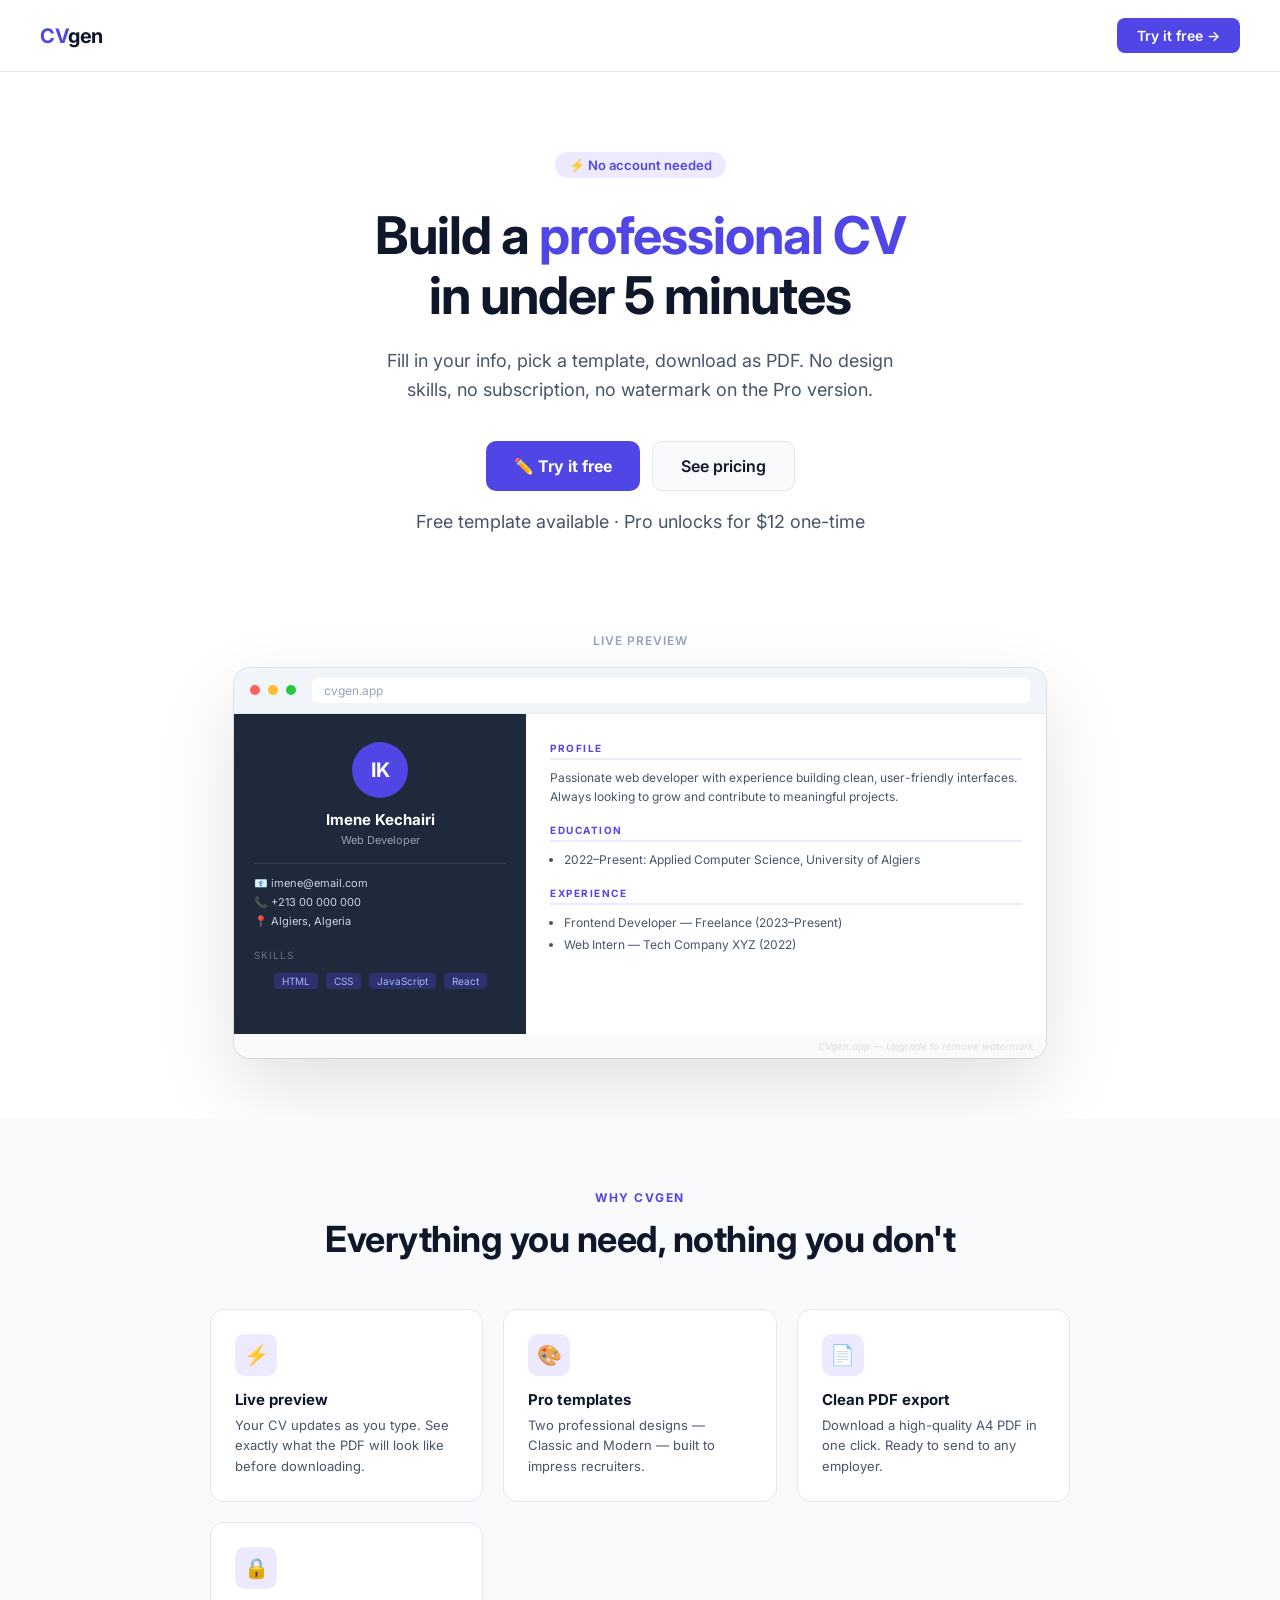
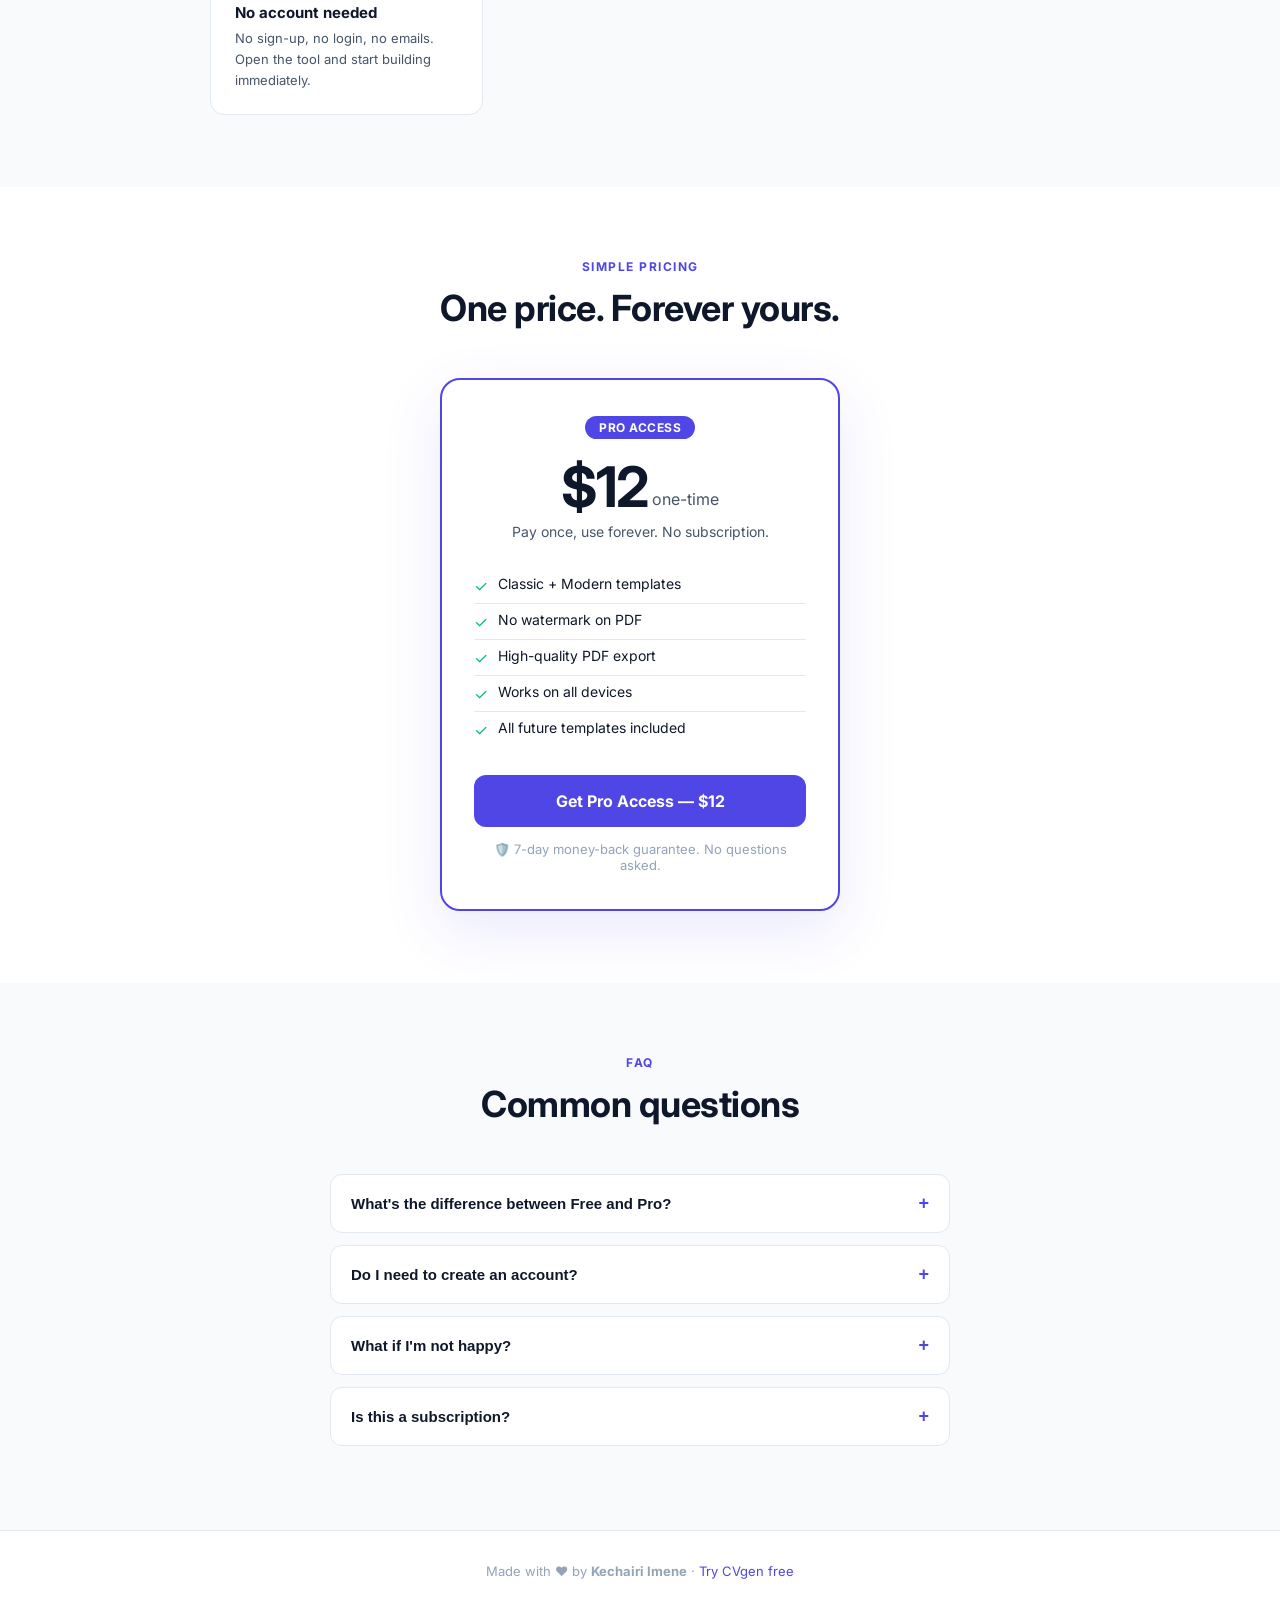
<file: landing.html>
<!DOCTYPE html>
<html lang="en">
<head>
  <meta charset="UTF-8">
  <meta name="viewport" content="width=device-width, initial-scale=1.0">
  <title>CVgen — Build a professional CV in minutes</title>
  <link rel="preconnect" href="https://fonts.googleapis.com">
  <link href="https://fonts.googleapis.com/css2?family=Inter:wght@400;500;600;700&display=swap" rel="stylesheet">
  <style>
    *, *::before, *::after { box-sizing: border-box; margin: 0; padding: 0; }

    :root {
      --indigo:   #4f46e5;
      --indigo-d: #3730a3;
      --indigo-l: #ede9fe;
      --dark:     #0f172a;
      --mid:      #475569;
      --light:    #f8fafc;
      --border:   #e2e8f0;
      --white:    #ffffff;
      --gold:     #f59e0b;
    }

    body { font-family: 'Inter', sans-serif; background: var(--white); color: var(--dark); }

    /* ── NAV ── */
    nav { display: flex; align-items: center; justify-content: space-between; padding: 18px 40px; border-bottom: 1px solid var(--border); position: sticky; top: 0; background: rgba(255,255,255,0.95); backdrop-filter: blur(8px); z-index: 100; }
    .logo { font-size: 20px; font-weight: 700; color: var(--indigo); letter-spacing: -0.5px; }
    .logo span { color: var(--dark); }
    .nav-cta { background: var(--indigo); color: white; padding: 9px 20px; border-radius: 8px; font-size: 14px; font-weight: 600; text-decoration: none; transition: background 0.2s; }
    .nav-cta:hover { background: var(--indigo-d); }

    /* ── HERO ── */
    .hero { text-align: center; padding: 80px 24px 60px; max-width: 720px; margin: 0 auto; }
    .hero-badge { display: inline-flex; align-items: center; gap: 6px; background: var(--indigo-l); color: var(--indigo); font-size: 13px; font-weight: 600; padding: 5px 14px; border-radius: 20px; margin-bottom: 28px; }
    .hero h1 { font-size: clamp(32px, 5vw, 52px); font-weight: 700; line-height: 1.15; letter-spacing: -1px; color: var(--dark); margin-bottom: 20px; }
    .hero h1 em { color: var(--indigo); font-style: normal; }
    .hero p { font-size: 18px; color: var(--mid); line-height: 1.65; margin-bottom: 36px; max-width: 520px; margin-left: auto; margin-right: auto; }
    .hero-btns { display: flex; gap: 12px; justify-content: center; flex-wrap: wrap; }
    .btn-primary { background: var(--indigo); color: white; padding: 14px 28px; border-radius: 10px; font-size: 16px; font-weight: 700; text-decoration: none; transition: background 0.2s, transform 0.15s; display: inline-flex; align-items: center; gap: 8px; }
    .btn-primary:hover { background: var(--indigo-d); transform: translateY(-1px); }
    .btn-secondary { background: var(--light); color: var(--dark); padding: 14px 28px; border-radius: 10px; font-size: 16px; font-weight: 600; text-decoration: none; border: 1px solid var(--border); transition: background 0.2s; }
    .btn-secondary:hover { background: var(--border); }
    .hero-note { margin-top: 16px; font-size: 13px; color: #94a3b8; }

    /* ── CV PREVIEW DEMO ── */
    .demo-wrap { padding: 0 24px 60px; max-width: 860px; margin: 0 auto; }
    .demo-label { text-align: center; font-size: 12px; font-weight: 600; text-transform: uppercase; letter-spacing: 1px; color: #94a3b8; margin-bottom: 20px; }
    .demo-frame { border-radius: 16px; overflow: hidden; box-shadow: 0 30px 80px rgba(0,0,0,0.12), 0 0 0 1px var(--border); }
    .demo-bar { background: #f1f5f9; padding: 10px 16px; display: flex; align-items: center; gap: 8px; border-bottom: 1px solid var(--border); }
    .demo-dot { width: 10px; height: 10px; border-radius: 50%; }
    .demo-url { flex: 1; background: white; border-radius: 6px; padding: 5px 12px; font-size: 12px; color: #94a3b8; margin-left: 8px; }

    /* Mini CV inside demo */
    .mini-cv { display: flex; min-height: 320px; background: white; }
    .mini-sidebar { width: 36%; background: #1e293b; color: white; padding: 28px 20px; display: flex; flex-direction: column; align-items: center; }
    .mini-avatar { width: 56px; height: 56px; border-radius: 50%; background: var(--indigo); display: flex; align-items: center; justify-content: center; font-size: 20px; font-weight: 700; margin-bottom: 12px; }
    .mini-name { font-size: 15px; font-weight: 700; margin-bottom: 4px; text-align: center; }
    .mini-role { font-size: 11px; color: #94a3b8; margin-bottom: 16px; }
    .mini-info { width: 100%; font-size: 11px; color: #cbd5e1; margin-bottom: 16px; border-top: 1px solid rgba(255,255,255,0.1); padding-top: 12px; }
    .mini-info p { margin-bottom: 5px; }
    .mini-skills-title { font-size: 10px; text-transform: uppercase; letter-spacing: 1px; color: #64748b; margin-bottom: 8px; align-self: flex-start; }
    .mini-skill { display: inline-block; background: rgba(79,70,229,0.3); color: #a5b4fc; font-size: 10px; padding: 2px 8px; border-radius: 4px; margin: 2px; }
    .mini-main { flex: 1; padding: 28px 24px; }
    .mini-section { margin-bottom: 18px; }
    .mini-section-title { font-size: 10px; text-transform: uppercase; letter-spacing: 1.5px; color: var(--indigo); margin-bottom: 8px; padding-bottom: 4px; border-bottom: 2px solid var(--indigo-l); font-weight: 700; }
    .mini-section p, .mini-section li { font-size: 12px; color: #475569; line-height: 1.6; }
    .mini-section ul { padding-left: 14px; }
    .mini-section li { margin-bottom: 3px; }
    .mini-wm { text-align: right; font-size: 10px; color: #ddd; padding: 6px 12px; background: #f8fafc; font-style: italic; }

    /* ── FEATURES ── */
    .features { background: var(--light); padding: 72px 24px; }
    .section-label { text-align: center; font-size: 12px; font-weight: 700; text-transform: uppercase; letter-spacing: 1.5px; color: var(--indigo); margin-bottom: 12px; }
    .section-title { text-align: center; font-size: clamp(24px, 4vw, 36px); font-weight: 700; color: var(--dark); margin-bottom: 48px; letter-spacing: -0.5px; }
    .features-grid { display: grid; grid-template-columns: repeat(auto-fit, minmax(220px, 1fr)); gap: 20px; max-width: 860px; margin: 0 auto; }
    .feat-card { background: white; border: 1px solid var(--border); border-radius: 14px; padding: 24px; transition: box-shadow 0.2s; }
    .feat-card:hover { box-shadow: 0 8px 30px rgba(0,0,0,0.08); }
    .feat-icon { width: 42px; height: 42px; background: var(--indigo-l); border-radius: 10px; display: flex; align-items: center; justify-content: center; font-size: 20px; margin-bottom: 14px; }
    .feat-card h3 { font-size: 15px; font-weight: 700; margin-bottom: 6px; color: var(--dark); }
    .feat-card p { font-size: 13px; color: var(--mid); line-height: 1.6; }

    /* ── PRICING ── */
    .pricing { padding: 72px 24px; text-align: center; }
    .pricing-card { max-width: 400px; margin: 0 auto; background: white; border: 2px solid var(--indigo); border-radius: 20px; padding: 36px 32px; box-shadow: 0 20px 60px rgba(79,70,229,0.12); }
    .pricing-tag { display: inline-block; background: var(--indigo); color: white; font-size: 12px; font-weight: 700; padding: 4px 14px; border-radius: 20px; margin-bottom: 20px; letter-spacing: 0.5px; }
    .price-row { display: flex; align-items: flex-end; justify-content: center; gap: 4px; margin-bottom: 8px; }
    .price-amount { font-size: 56px; font-weight: 700; color: var(--dark); letter-spacing: -2px; line-height: 1; }
    .price-period { font-size: 16px; color: var(--mid); margin-bottom: 6px; }
    .price-sub { font-size: 14px; color: var(--mid); margin-bottom: 28px; }
    .price-list { list-style: none; text-align: left; margin-bottom: 28px; }
    .price-list li { display: flex; align-items: flex-start; gap: 10px; font-size: 14px; color: var(--dark); padding: 7px 0; border-bottom: 1px solid var(--border); }
    .price-list li:last-child { border: none; }
    .check { color: #10b981; font-size: 16px; flex-shrink: 0; margin-top: 1px; }
    .buy-btn { display: block; width: 100%; padding: 16px; background: var(--indigo); color: white; border: none; border-radius: 12px; font-size: 16px; font-weight: 700; cursor: pointer; transition: background 0.2s, transform 0.15s; text-decoration: none; text-align: center; }
    .buy-btn:hover { background: var(--indigo-d); transform: translateY(-1px); }
    .guarantee { margin-top: 14px; font-size: 13px; color: #94a3b8; display: flex; align-items: center; justify-content: center; gap: 6px; }

    /* ── FAQ ── */
    .faq { background: var(--light); padding: 72px 24px; }
    .faq-list { max-width: 620px; margin: 0 auto; }
    .faq-item { background: white; border: 1px solid var(--border); border-radius: 12px; margin-bottom: 12px; overflow: hidden; }
    .faq-q { width: 100%; text-align: left; background: none; border: none; padding: 18px 20px; font-size: 15px; font-weight: 600; color: var(--dark); cursor: pointer; display: flex; justify-content: space-between; align-items: center; }
    .faq-a { padding: 0 20px 16px; font-size: 14px; color: var(--mid); line-height: 1.65; display: none; }
    .faq-item.open .faq-a { display: block; }
    .faq-arrow { font-size: 18px; color: var(--indigo); transition: transform 0.2s; }
    .faq-item.open .faq-arrow { transform: rotate(45deg); }

    /* ── FOOTER ── */
    footer { padding: 32px 24px; text-align: center; border-top: 1px solid var(--border); font-size: 13px; color: #94a3b8; }
    footer a { color: var(--indigo); text-decoration: none; }

    @media (max-width: 600px) {
      nav { padding: 14px 20px; }
      .hero { padding: 52px 20px 40px; }
      .mini-cv { flex-direction: column; }
      .mini-sidebar { width: 100%; flex-direction: row; flex-wrap: wrap; gap: 8px; align-items: flex-start; }
    }
  </style>
</head>
<body>

<!-- NAV -->
<nav>
  <span class="logo">CV<span>gen</span></span>
  <a href="index.html" class="nav-cta">Try it free →</a>
</nav>

<!-- HERO -->
<section class="hero">
  <div class="hero-badge">⚡ No account needed</div>
  <h1>Build a <em>professional CV</em><br>in under 5 minutes</h1>
  <p>Fill in your info, pick a template, download as PDF. No design skills, no subscription, no watermark on the Pro version.</p>
  <div class="hero-btns">
    <a href="index.html" class="btn-primary">✏️ Try it free</a>
    <a href="#pricing" class="btn-secondary">See pricing</a>
  </div>
  <p class="hero-note">Free template available · Pro unlocks for $12 one-time</p>
</section>

<!-- DEMO -->
<div class="demo-wrap">
  <p class="demo-label">Live preview</p>
  <div class="demo-frame">
    <div class="demo-bar">
      <div class="demo-dot" style="background:#ff5f57"></div>
      <div class="demo-dot" style="background:#febc2e"></div>
      <div class="demo-dot" style="background:#28c840"></div>
      <div class="demo-url">cvgen.app</div>
    </div>
    <div class="mini-cv">
      <div class="mini-sidebar">
        <div class="mini-avatar">IK</div>
        <div class="mini-name">Imene Kechairi</div>
        <div class="mini-role">Web Developer</div>
        <div class="mini-info">
          <p>📧 imene@email.com</p>
          <p>📞 +213 00 000 000</p>
          <p>📍 Algiers, Algeria</p>
        </div>
        <div class="mini-skills-title">Skills</div>
        <div>
          <span class="mini-skill">HTML</span>
          <span class="mini-skill">CSS</span>
          <span class="mini-skill">JavaScript</span>
          <span class="mini-skill">React</span>
        </div>
      </div>
      <div class="mini-main">
        <div class="mini-section">
          <div class="mini-section-title">Profile</div>
          <p>Passionate web developer with experience building clean, user-friendly interfaces. Always looking to grow and contribute to meaningful projects.</p>
        </div>
        <div class="mini-section">
          <div class="mini-section-title">Education</div>
          <ul>
            <li>2022–Present: Applied Computer Science, University of Algiers</li>
          </ul>
        </div>
        <div class="mini-section">
          <div class="mini-section-title">Experience</div>
          <ul>
            <li>Frontend Developer — Freelance (2023–Present)</li>
            <li>Web Intern — Tech Company XYZ (2022)</li>
          </ul>
        </div>
      </div>
    </div>
    <div class="mini-wm">CVgen.app — Upgrade to remove watermark</div>
  </div>
</div>

<!-- FEATURES -->
<section class="features">
  <p class="section-label">Why CVgen</p>
  <h2 class="section-title">Everything you need, nothing you don't</h2>
  <div class="features-grid">
    <div class="feat-card">
      <div class="feat-icon">⚡</div>
      <h3>Live preview</h3>
      <p>Your CV updates as you type. See exactly what the PDF will look like before downloading.</p>
    </div>
    <div class="feat-card">
      <div class="feat-icon">🎨</div>
      <h3>Pro templates</h3>
      <p>Two professional designs — Classic and Modern — built to impress recruiters.</p>
    </div>
    <div class="feat-card">
      <div class="feat-icon">📄</div>
      <h3>Clean PDF export</h3>
      <p>Download a high-quality A4 PDF in one click. Ready to send to any employer.</p>
    </div>
    <div class="feat-card">
      <div class="feat-icon">🔒</div>
      <h3>No account needed</h3>
      <p>No sign-up, no login, no emails. Open the tool and start building immediately.</p>
    </div>
  </div>
</section>

<!-- PRICING -->
<section class="pricing" id="pricing">
  <p class="section-label">Simple pricing</p>
  <h2 class="section-title">One price. Forever yours.</h2>
  <div class="pricing-card">
    <span class="pricing-tag">PRO ACCESS</span>
    <div class="price-row">
      <span class="price-amount">$12</span>
      <span class="price-period">one-time</span>
    </div>
    <p class="price-sub">Pay once, use forever. No subscription.</p>
    <ul class="price-list">
      <li><span class="check">✓</span> Classic + Modern templates</li>
      <li><span class="check">✓</span> No watermark on PDF</li>
      <li><span class="check">✓</span> High-quality PDF export</li>
      <li><span class="check">✓</span> Works on all devices</li>
      <li><span class="check">✓</span> All future templates included</li>
    </ul>
    <!-- Remplace le href par ton lien Stripe quand tu l'as -->
    <a href="https://buy.stripe.com/test_aFa3cwa9f29A5T0d476c000" class="buy-btn" id="buyBtn">Get Pro Access — $12</a>
    <p class="guarantee">🛡️ 7-day money-back guarantee. No questions asked.</p>
  </div>
</section>

<!-- FAQ -->
<section class="faq">
  <p class="section-label">FAQ</p>
  <h2 class="section-title">Common questions</h2>
  <div class="faq-list">
    <div class="faq-item">
      <button class="faq-q" onclick="toggleFaq(this)">
        What's the difference between Free and Pro?
        <span class="faq-arrow">+</span>
      </button>
      <p class="faq-a">The free version gives you the Classic template with a small "CVgen.app" watermark on the PDF. Pro removes the watermark and unlocks the Modern template.</p>
    </div>
    <div class="faq-item">
      <button class="faq-q" onclick="toggleFaq(this)">
        Do I need to create an account?
        <span class="faq-arrow">+</span>
      </button>
      <p class="faq-a">No. You open the tool, fill in your info, and download. After paying, you get immediate access to the Pro version — no account required.</p>
    </div>
    <div class="faq-item">
      <button class="faq-q" onclick="toggleFaq(this)">
        What if I'm not happy?
        <span class="faq-arrow">+</span>
      </button>
      <p class="faq-a">Send an email within 7 days of purchase and you'll get a full refund. No questions asked.</p>
    </div>
    <div class="faq-item">
      <button class="faq-q" onclick="toggleFaq(this)">
        Is this a subscription?
        <span class="faq-arrow">+</span>
      </button>
      <p class="faq-a">No. You pay $12 once and you have Pro access forever, including all future templates we add.</p>
    </div>
  </div>
</section>

<!-- FOOTER -->
<footer>
  <p>Made with ❤️ by <strong>Kechairi Imene</strong> · <a href="index.html">Try CVgen free</a></p>
</footer>

<script>
function toggleFaq(btn) {
  const item = btn.closest('.faq-item');
  item.classList.toggle('open');
}
</script>

</body>
</html>
</file>
